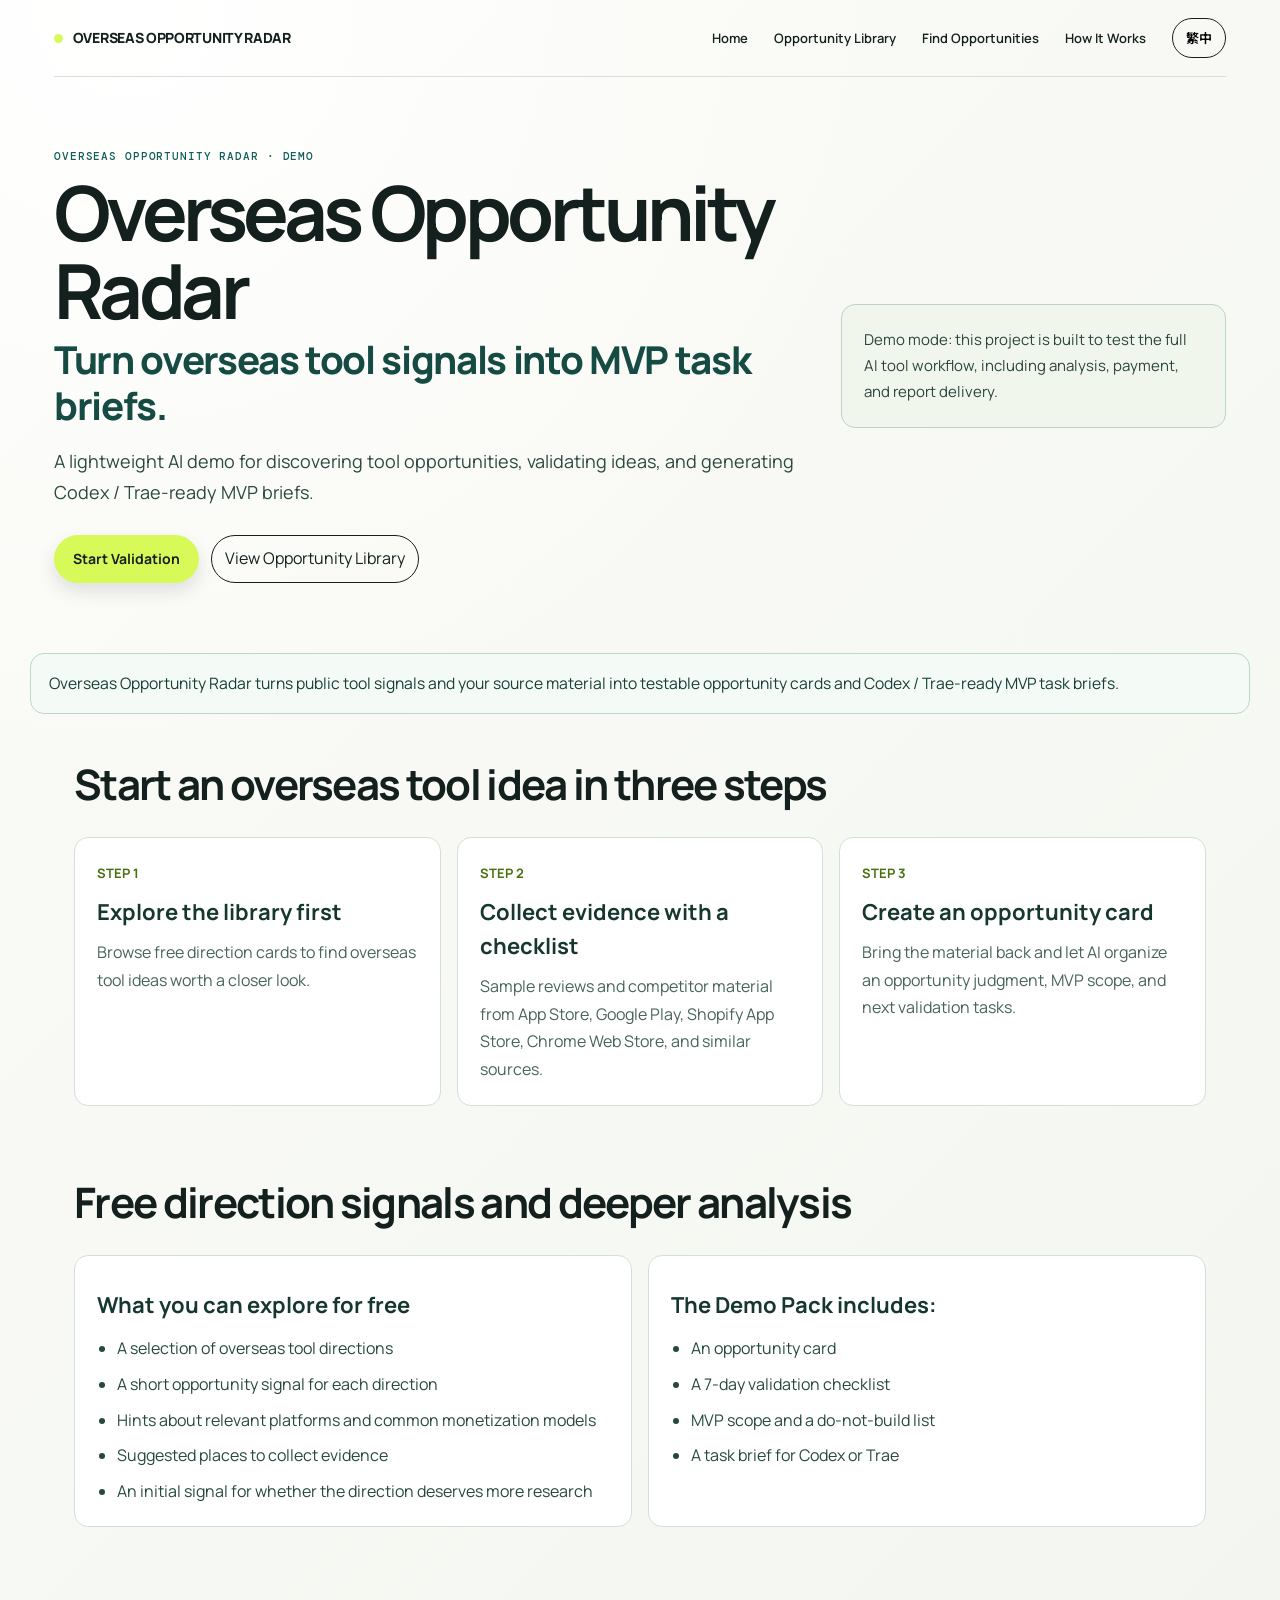
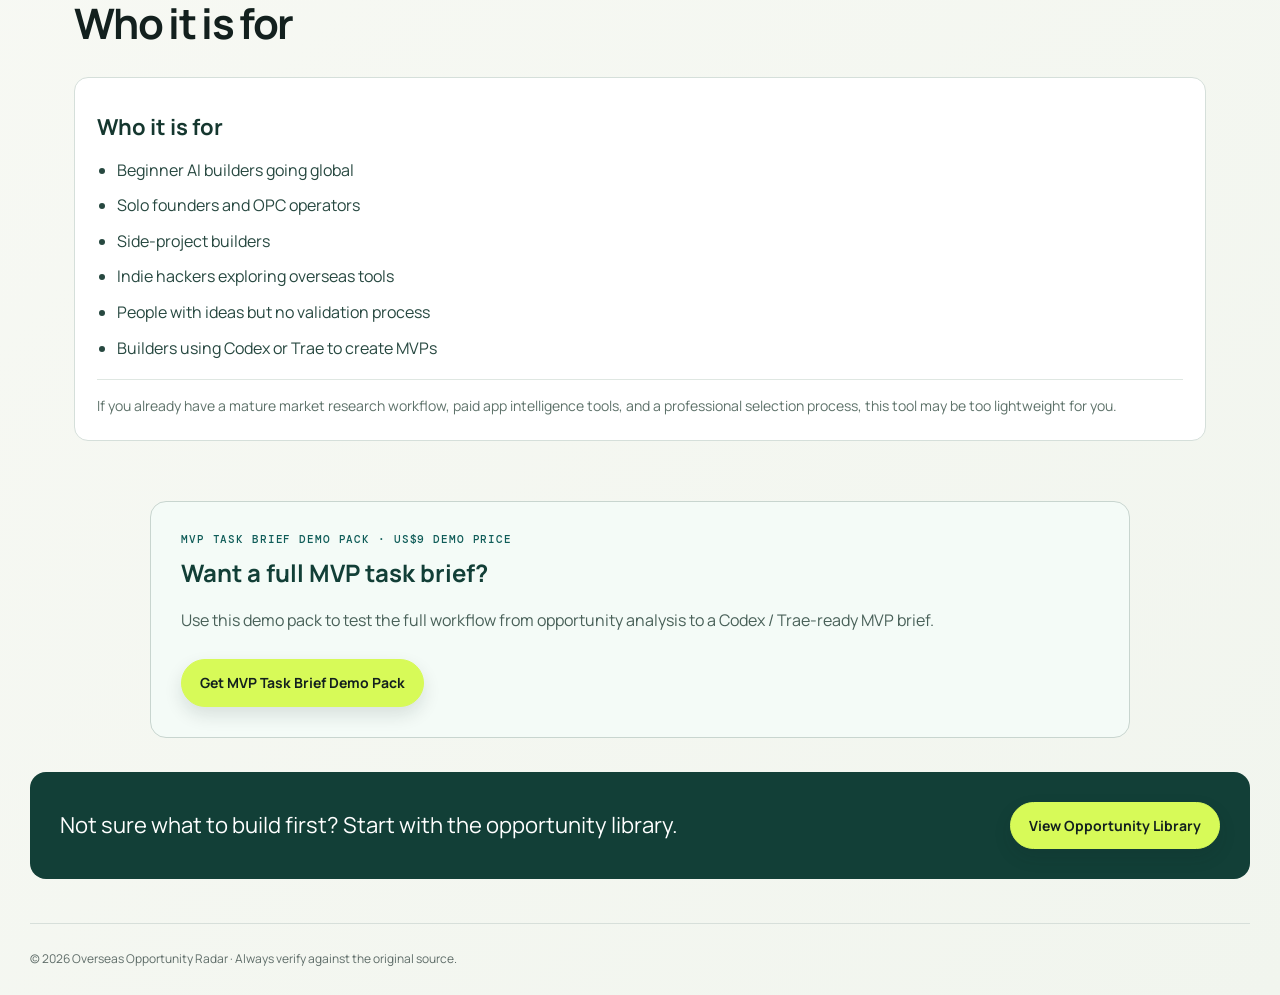
<file: index.html>
<!doctype html><html lang="en"><head><meta charset="utf-8"><meta name="viewport" content="width=device-width,initial-scale=1"><title>Overseas Opportunity Radar | MVP Task Brief Demo</title><meta name="description" content="A lightweight AI demo for discovering tool opportunities, validating ideas, and generating Codex / Trae-ready MVP briefs."><meta property="og:title" content="Overseas Opportunity Radar"><meta property="og:description" content="A lightweight AI demo for opportunity analysis and MVP task briefs."><link rel="alternate" hreflang="en" href="/"><link rel="alternate" hreflang="zh-Hant-HK" href="/?lang=zh-HK"><link rel="stylesheet" href="assets/styles.css"><link rel="stylesheet" href="assets/refined.css"><link rel="stylesheet" href="assets/homepage-v012.css"></head><body data-page="home"><script src="assets/data.js"></script><script src="assets/app.js"></script><script src="assets/payment-config.js"></script><script src="assets/brand-overrides.js"></script><script src="assets/site-v012.js"></script></body></html>
</file>
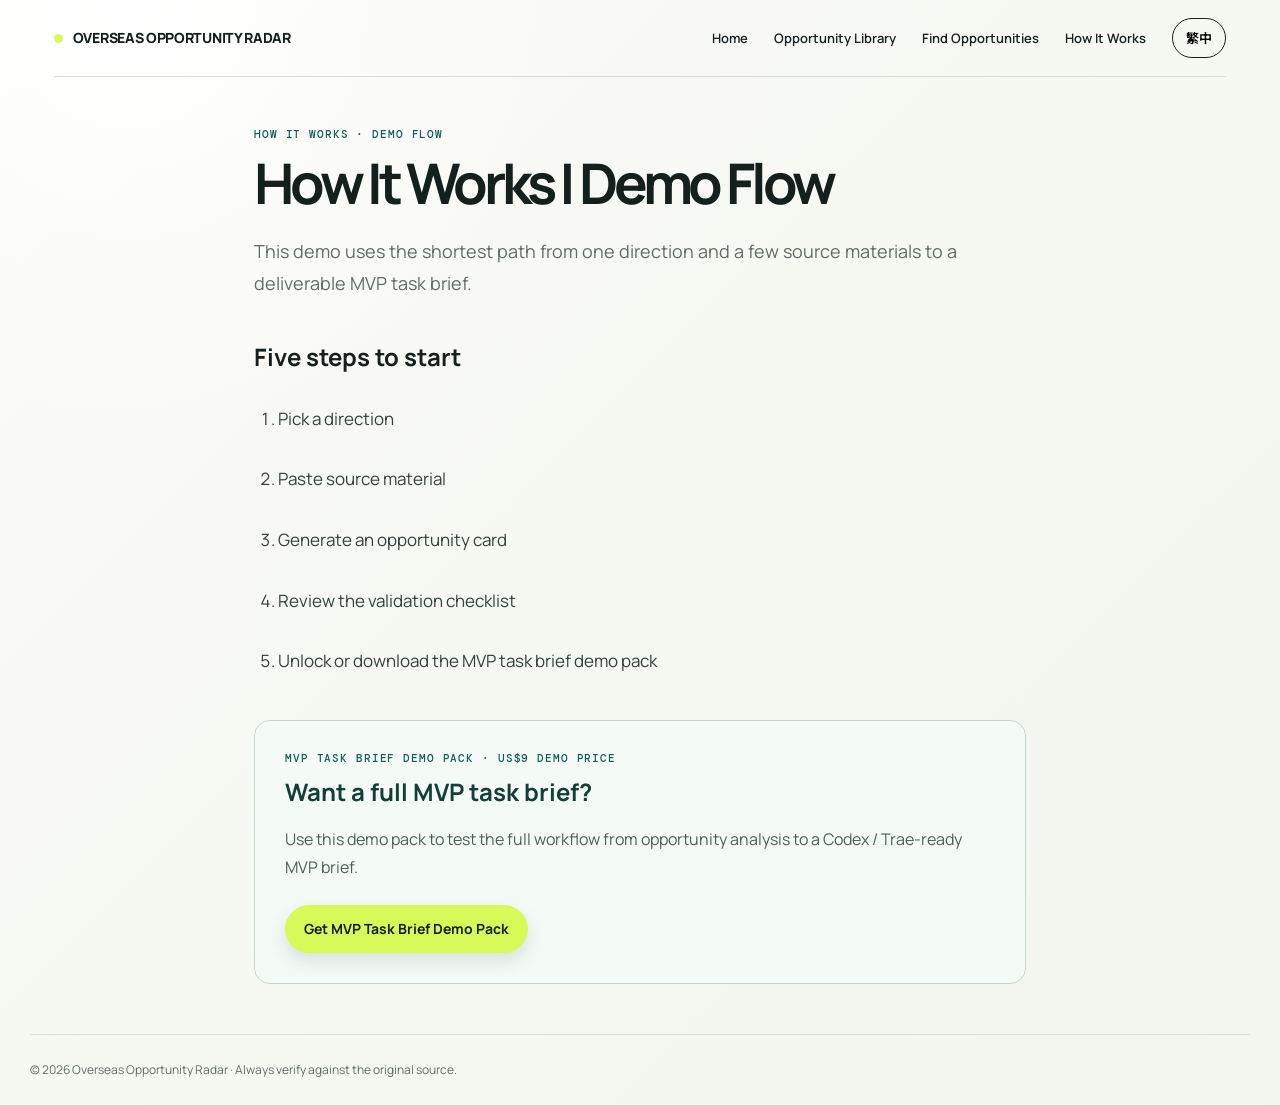
<file: method.html>
<!doctype html><html lang="en"><head><meta charset="utf-8"><meta name="viewport" content="width=device-width,initial-scale=1"><title>How It Works | Overseas Opportunity Radar</title><meta name="description" content="A lightweight demo workflow from source material to MVP task brief."><link rel="alternate" hreflang="en" href="/method.html"><link rel="alternate" hreflang="zh-Hant-HK" href="/method.html?lang=zh-HK"><link rel="stylesheet" href="assets/styles.css"><link rel="stylesheet" href="assets/refined.css"><link rel="stylesheet" href="assets/homepage-v012.css"></head><body data-page="method"><script src="assets/data.js"></script><script src="assets/app.js"></script><script src="assets/payment-config.js"></script><script src="assets/brand-overrides.js"></script><script src="assets/site-v012.js"></script></body></html>
</file>
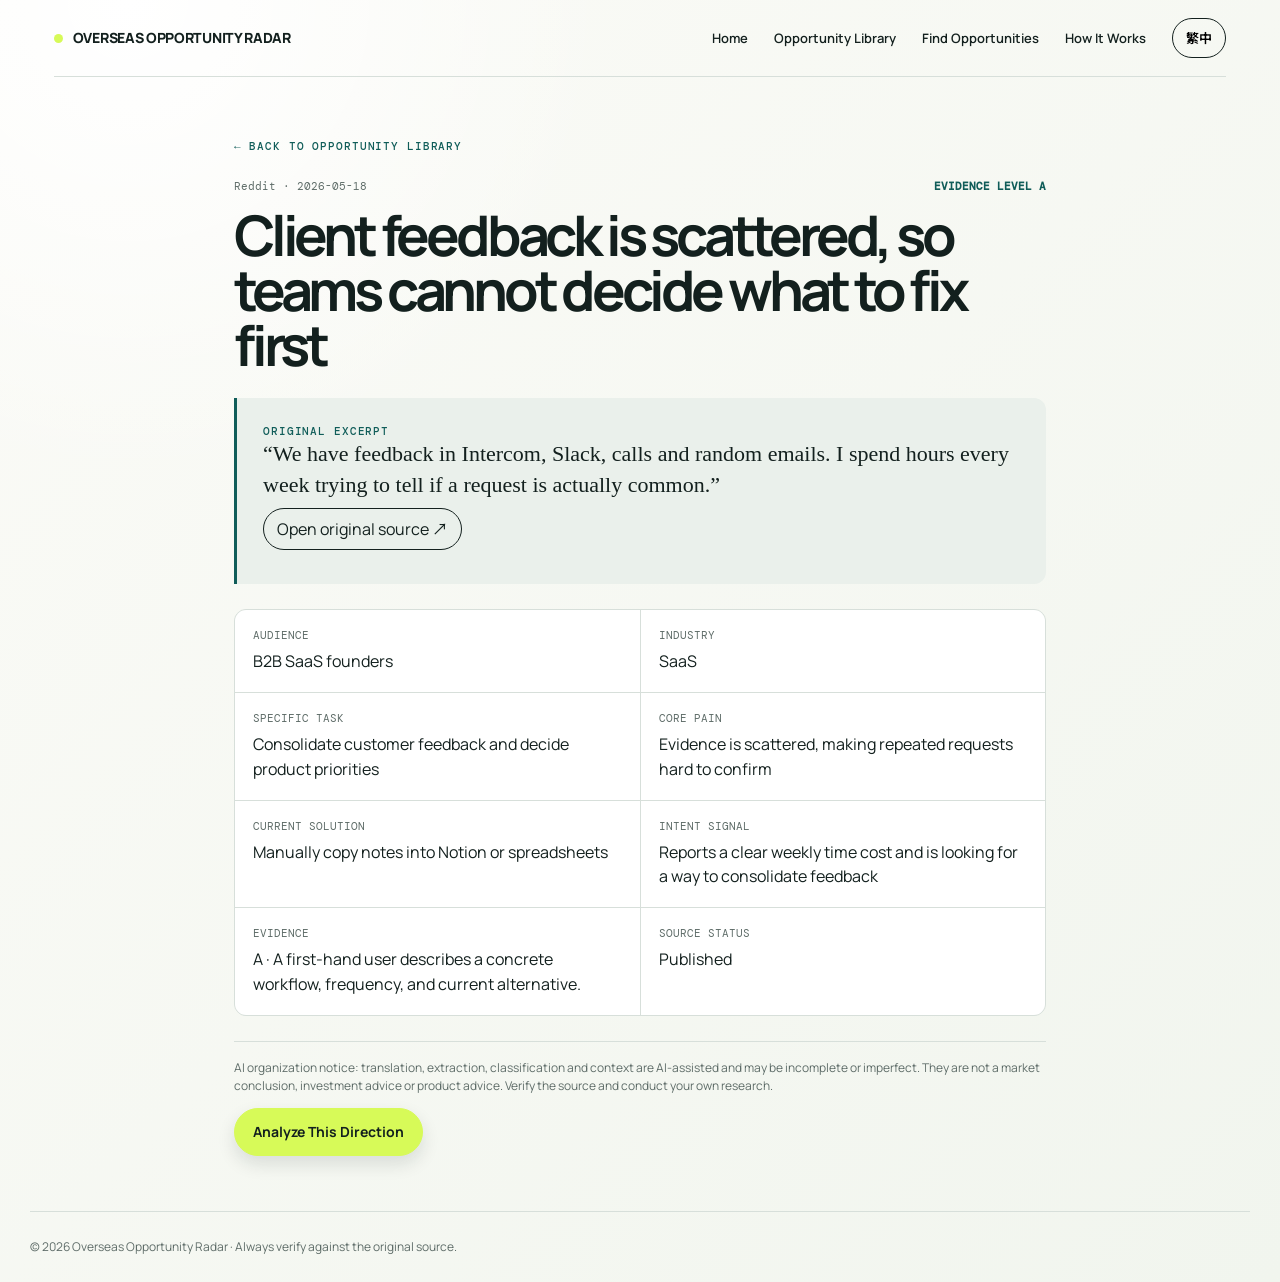
<file: pain.html>
<!doctype html><html lang="en"><head><meta charset="utf-8"><meta name="viewport" content="width=device-width,initial-scale=1"><title>Opportunity Detail | Overseas Opportunity Radar</title><meta name="description" content="A demo overseas tool opportunity detail and source signal."><link rel="alternate" hreflang="en" href="/pain.html"><link rel="alternate" hreflang="zh-Hant-HK" href="/pain.html?lang=zh-HK"><link rel="stylesheet" href="assets/styles.css"><link rel="stylesheet" href="assets/refined.css"><link rel="stylesheet" href="assets/homepage-v012.css"></head><body data-page="pain"><script src="assets/data.js"></script><script src="assets/app.js"></script><script src="assets/brand-overrides.js"></script><script src="assets/site-v012.js"></script></body></html>
</file>
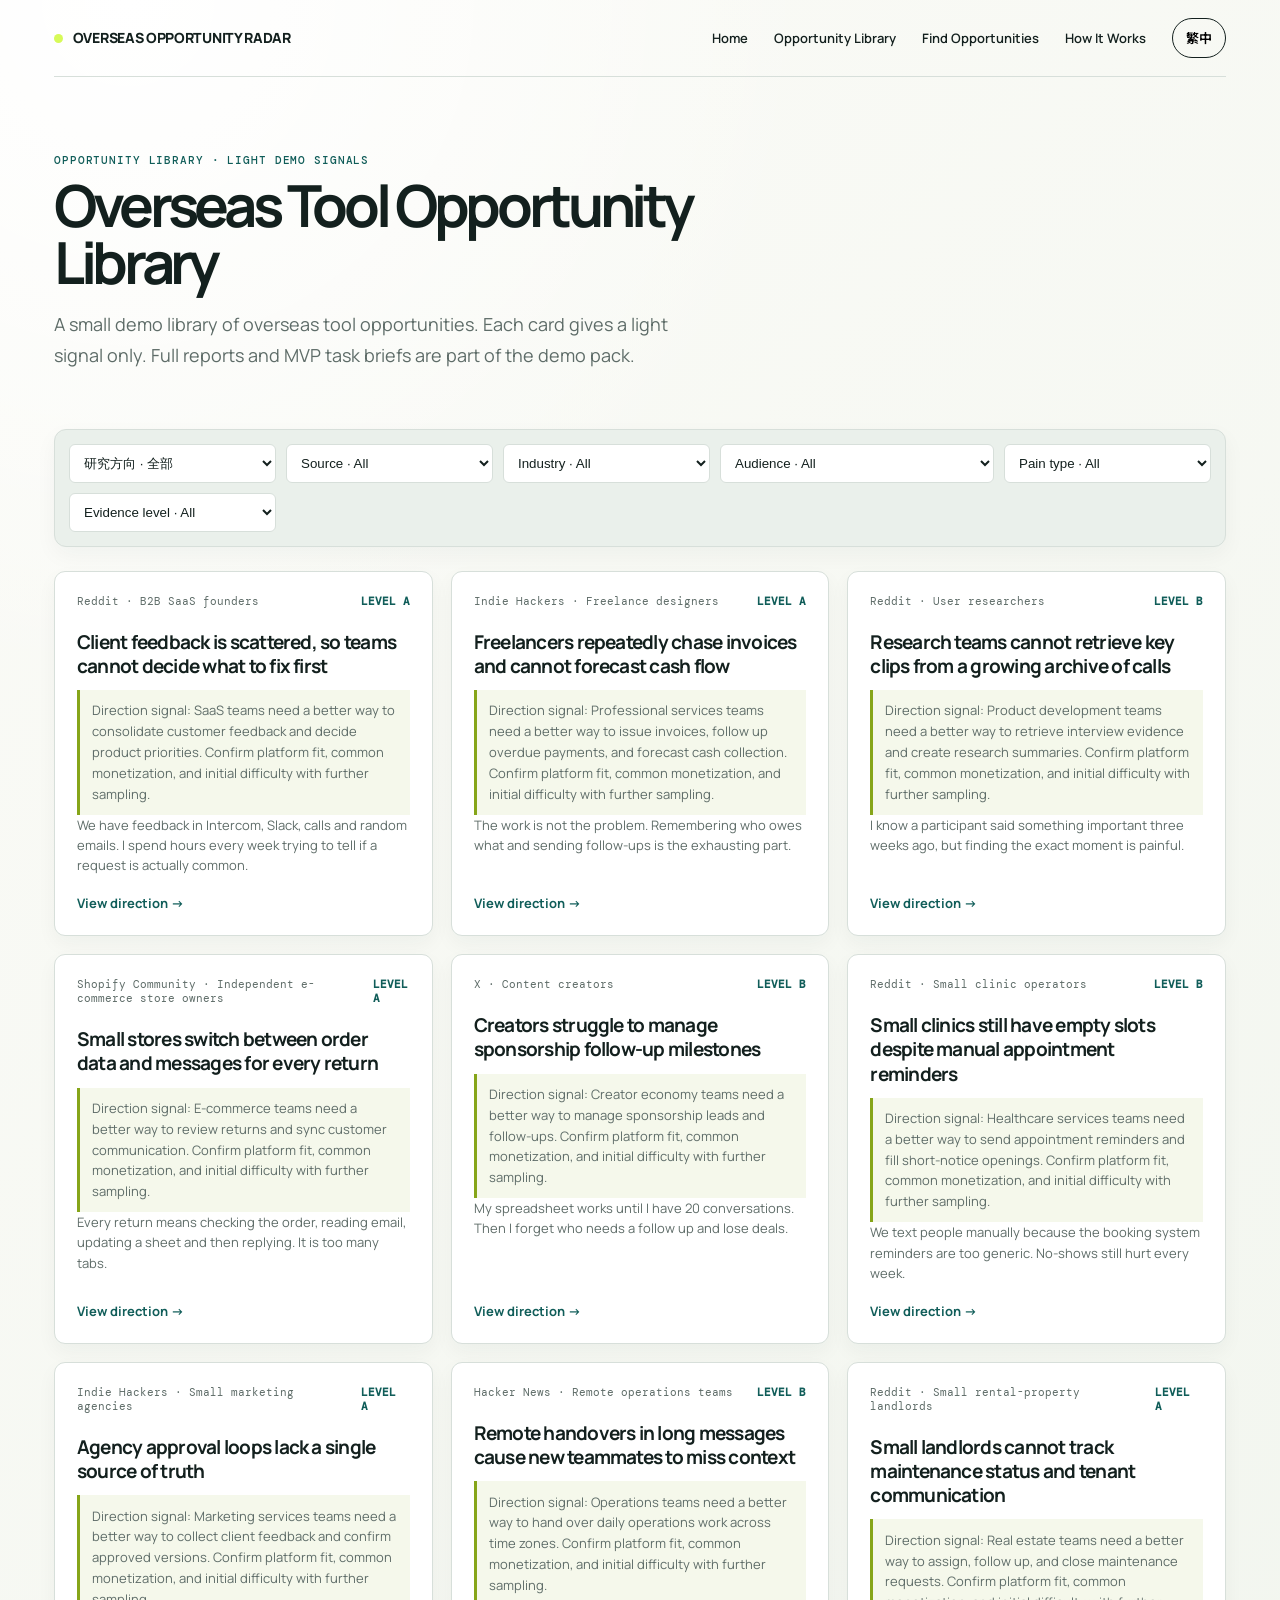
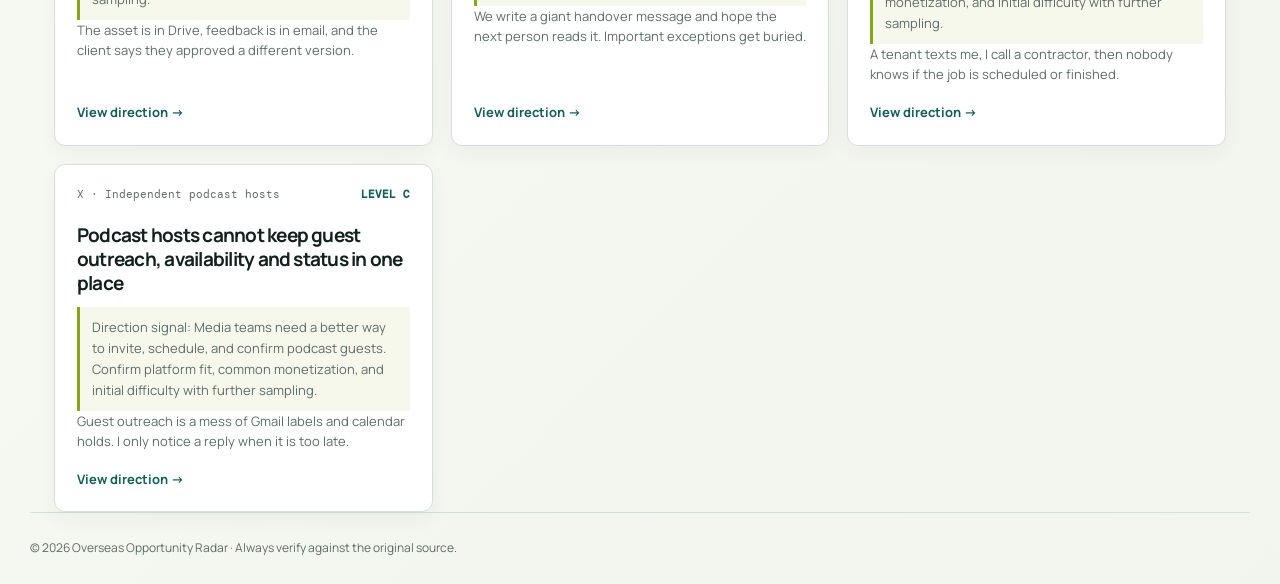
<file: radar.html>
<!doctype html><html lang="en"><head><meta charset="utf-8"><meta name="viewport" content="width=device-width,initial-scale=1"><title>Opportunity Library | Overseas Opportunity Radar</title><meta name="description" content="A small demo library of overseas tool opportunities."><link rel="alternate" hreflang="en" href="/radar.html"><link rel="alternate" hreflang="zh-Hant-HK" href="/radar.html?lang=zh-HK"><link rel="stylesheet" href="assets/styles.css"><link rel="stylesheet" href="assets/refined.css"><link rel="stylesheet" href="assets/homepage-v012.css"></head><body data-page="radar"><script src="assets/data.js"></script><script src="assets/category.js"></script><script src="assets/app.js"></script><script src="assets/payment-config.js"></script><script src="assets/brand-overrides.js"></script><script src="assets/site-v012.js"></script></body></html>
</file>
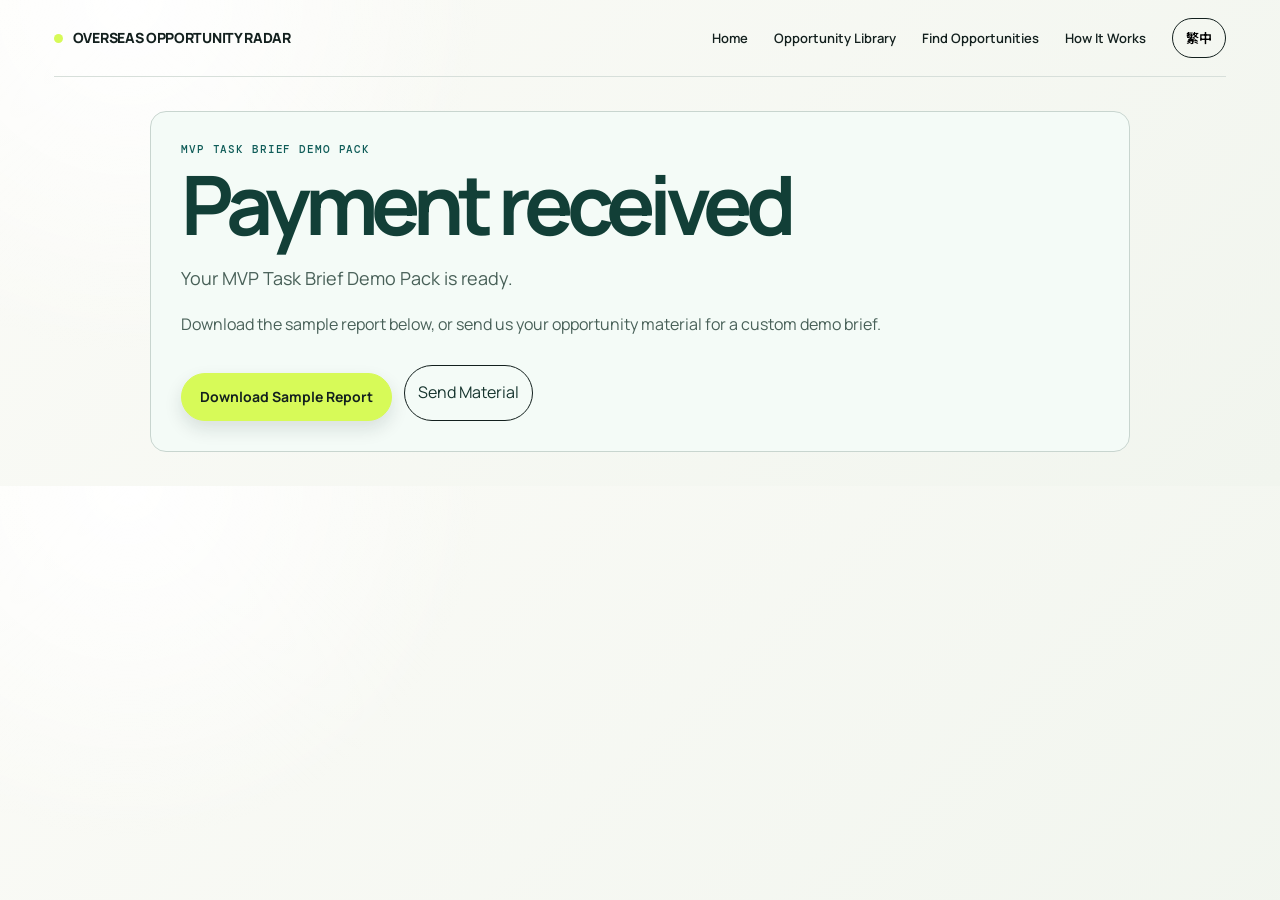
<file: success.html>
<!doctype html><html lang="en"><head><meta charset="utf-8"><meta name="viewport" content="width=device-width,initial-scale=1"><title>Demo Pack Delivery | Overseas Opportunity Radar</title><meta name="description" content="Demo delivery page for the MVP Task Brief Demo Pack."><link rel="stylesheet" href="assets/styles.css"><link rel="stylesheet" href="assets/refined.css"><link rel="stylesheet" href="assets/homepage-v012.css"></head><body data-page="success"><header class="shell"><nav class="nav"><a class="brand" href="index.html"><i></i>OVERSEAS OPPORTUNITY RADAR</a><div class="links"></div></nav></header><main></main><script src="assets/data.js"></script><script src="assets/app.js"></script><script src="assets/payment-config.js"></script><script src="assets/brand-overrides.js"></script><script src="assets/site-v012.js"></script></body></html>
</file>
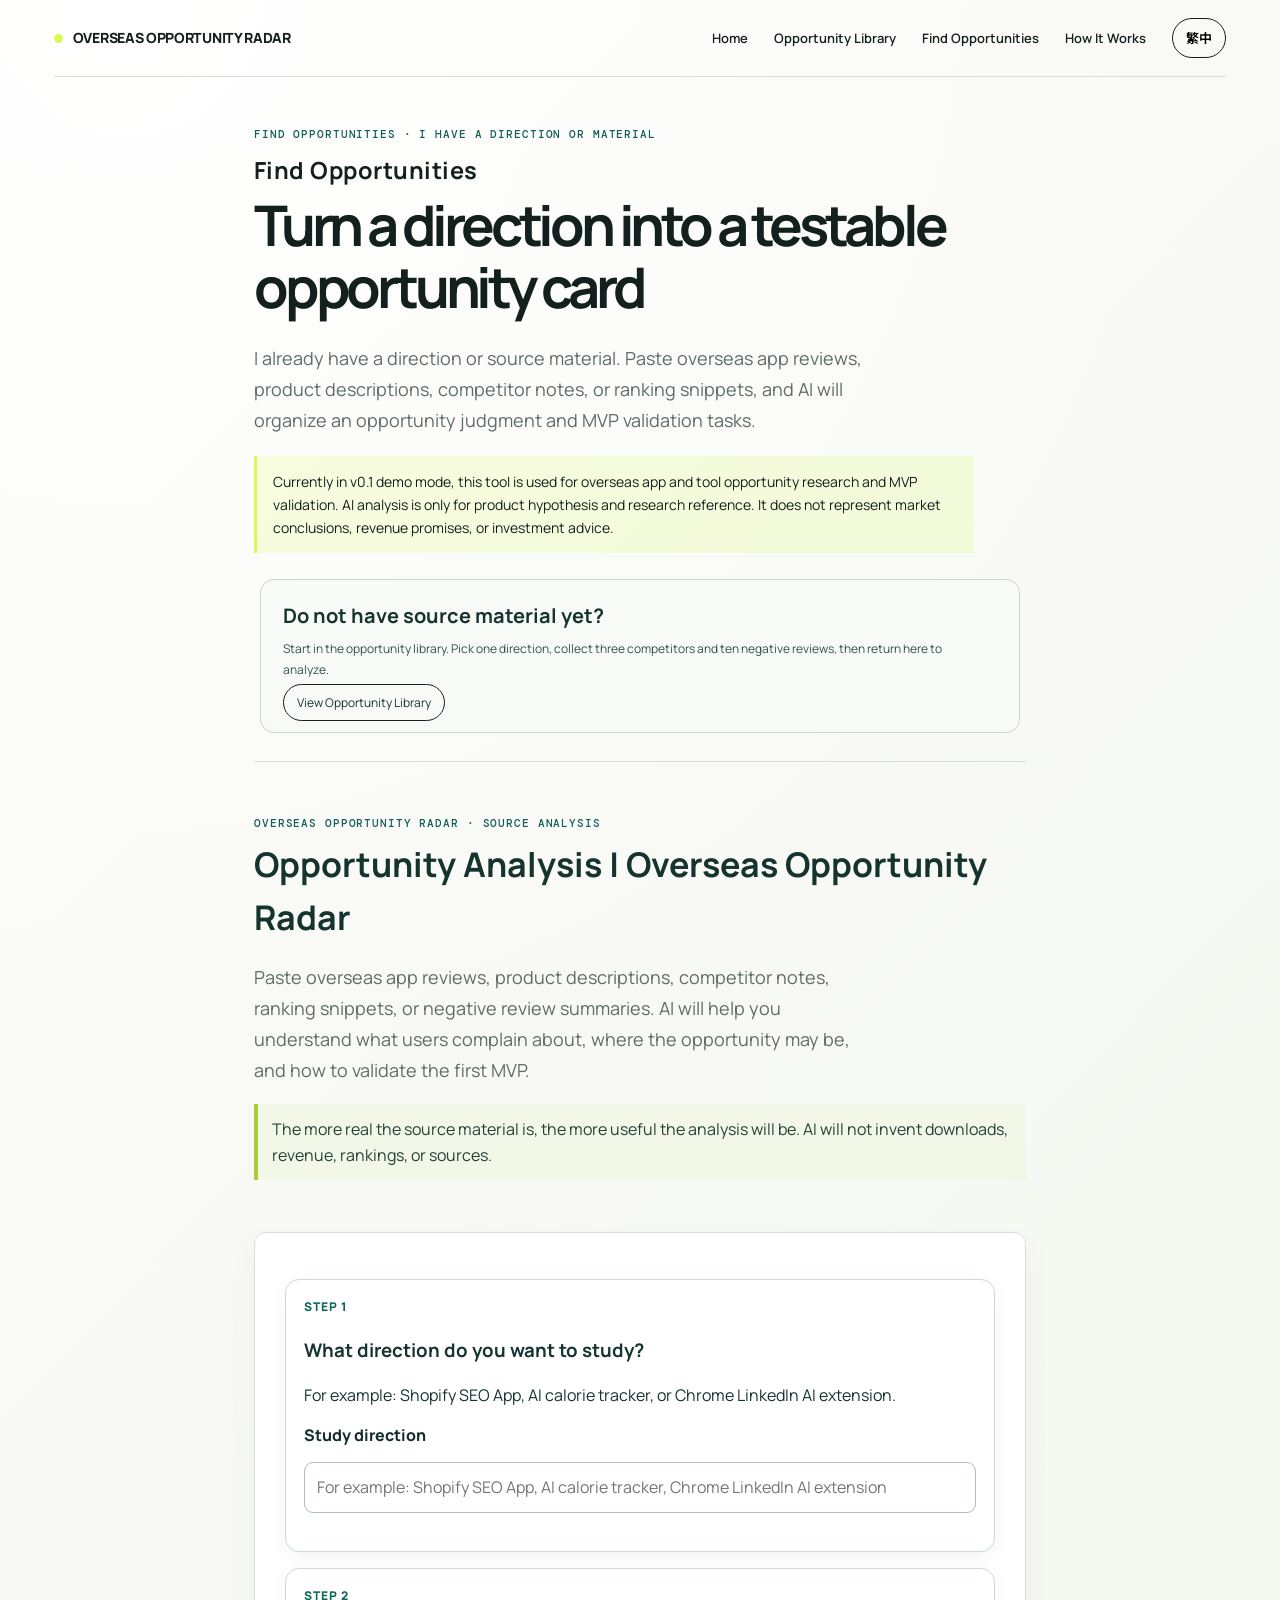
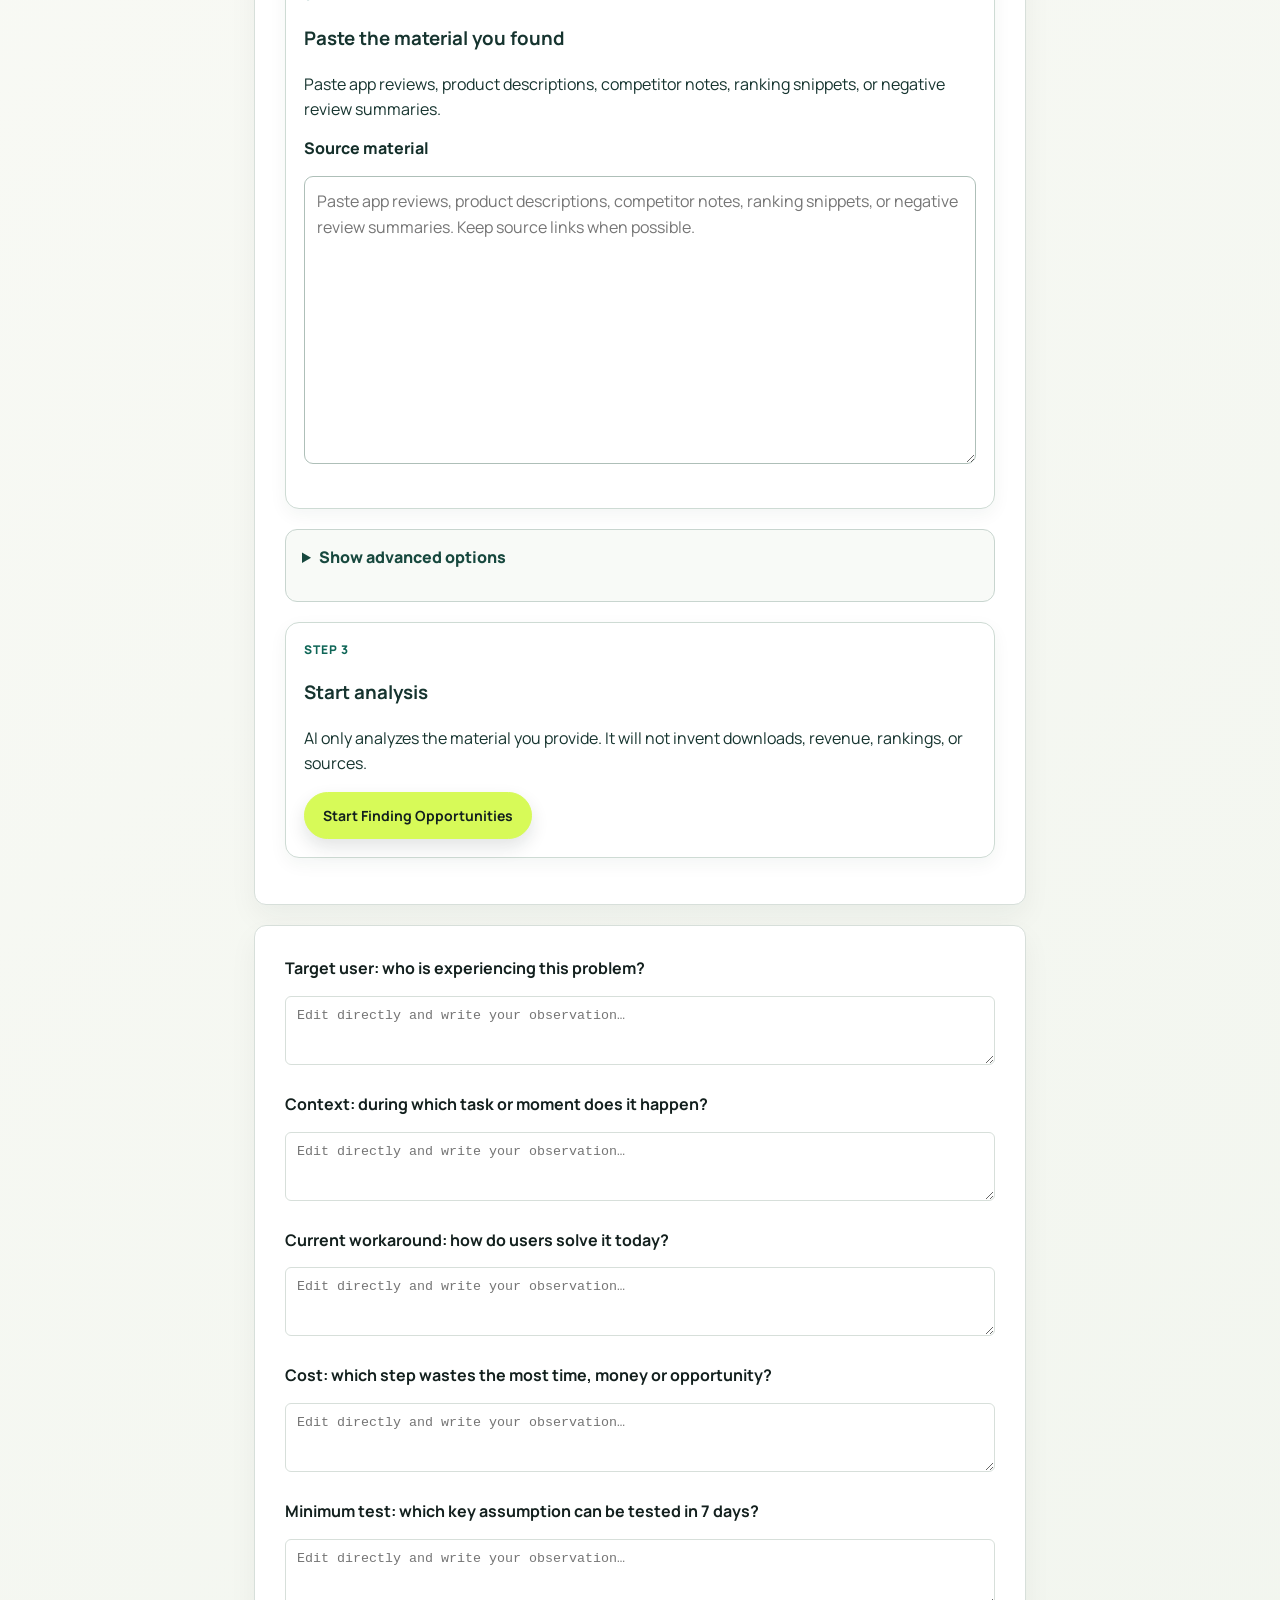
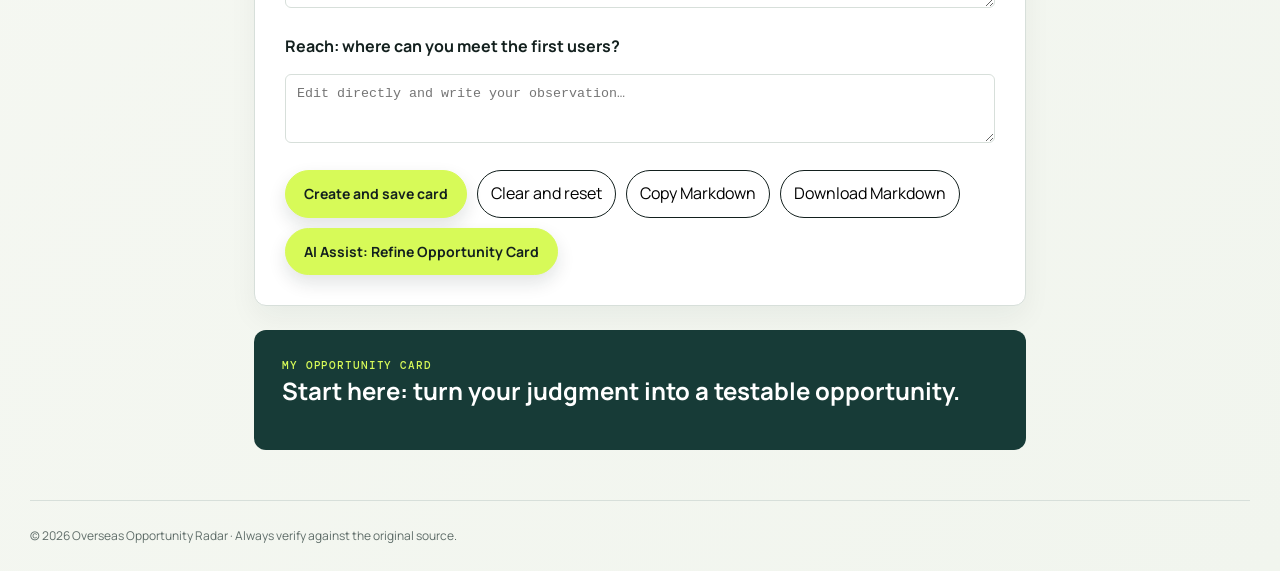
<file: workbench.html>
<!doctype html><html lang="en"><head><meta charset="utf-8"><meta name="viewport" content="width=device-width,initial-scale=1"><title>Find Opportunities | Overseas Opportunity Radar</title><meta name="description" content="Analyze overseas tool signals and generate an MVP validation brief."><link rel="alternate" hreflang="en" href="/workbench.html"><link rel="alternate" hreflang="zh-Hant-HK" href="/workbench.html?lang=zh-HK"><link rel="stylesheet" href="assets/styles.css"><link rel="stylesheet" href="assets/refined.css"><link rel="stylesheet" href="assets/workbench-v011.css"></head><body data-page="workbench"><script src="assets/data.js"></script><script src="assets/app.js"></script><script src="assets/payment-config.js"></script><script src="assets/ai-assist.js"></script><script src="assets/import-analyzer.js"></script><script src="assets/brand-overrides.js"></script><script src="assets/site-v012.js"></script></body></html>
</file>
<file: assets/styles.css>
@import url('https://fonts.googleapis.com/css2?family=DM+Mono:wght@400;500&family=Manrope:wght@400;500;600;700;800&family=Noto+Sans+SC:wght@400;500;600;700&display=swap');
:root{--ink:#13201e;--muted:#5e6c68;--line:#d7dfda;--paper:#f7f7f2;--white:#fff;--acid:#d7fa58;--teal:#105d59;--coral:#ff7e62;--serif:Georgia,serif}*{box-sizing:border-box}body{margin:0;background:var(--paper);color:var(--ink);font-family:Manrope,'Noto Sans SC',sans-serif;line-height:1.55}a{color:inherit;text-decoration:none}.shell{max-width:1180px;margin:auto;padding:0 24px}.nav{display:flex;align-items:center;justify-content:space-between;padding:18px 0;border-bottom:1px solid var(--line)}.brand{font-size:14px;font-weight:800;letter-spacing:-.3px}.brand i{display:inline-block;background:var(--acid);width:9px;height:9px;border-radius:50%;margin-right:7px}.links{display:flex;gap:21px;align-items:center;font-size:13px;font-weight:600}.lang,.outline,.button{border:1px solid var(--ink);background:transparent;padding:9px 13px;border-radius:99px;cursor:pointer;font:inherit}.button{background:var(--ink);color:white;display:inline-block;font-size:14px;font-weight:700;padding:12px 18px}.button.acid{background:var(--acid);color:var(--ink);border-color:var(--acid)}.hero{padding:78px 0 56px;display:grid;grid-template-columns:1.25fr .75fr;gap:50px}.eyebrow,.tag{font:500 11px 'DM Mono',monospace;letter-spacing:.08em;text-transform:uppercase;color:var(--teal)}h1{font-size:clamp(42px,7vw,82px);line-height:.98;letter-spacing:-.075em;margin:15px 0 24px;max-width:760px}h1 em{font-family:var(--serif);font-weight:400;color:var(--teal)}.lead{color:var(--muted);font-size:18px;max-width:580px}.hero-card{align-self:end;background:#173b37;color:#f7f7f2;padding:24px;border-radius:5px}.hero-card p{font-family:var(--serif);font-size:23px;line-height:1.3;margin:20px 0}.hero-card span{font:11px 'DM Mono';color:#a7bcb5}.section{padding:64px 0;border-top:1px solid var(--line)}.section-head{display:flex;align-items:end;justify-content:space-between;margin-bottom:25px}.section h2{font-size:31px;letter-spacing:-.05em;margin:0}.sub{color:var(--muted);font-size:14px}.grid{display:grid;grid-template-columns:repeat(3,1fr);gap:15px}.card{background:var(--white);border:1px solid var(--line);padding:20px;display:flex;flex-direction:column;min-height:270px;transition:transform .15s}.card:hover{transform:translateY(-3px)}.meta{display:flex;justify-content:space-between;gap:8px;font:11px 'DM Mono';color:var(--muted)}.level{color:var(--teal);font-weight:bold}.card h3{font-size:19px;line-height:1.27;letter-spacing:-.04em;margin:22px 0 12px}.card p{font-size:13px;color:var(--muted);margin:0}.card .more{margin-top:auto;padding-top:18px;font-size:13px;font-weight:700}.steps{display:grid;grid-template-columns:repeat(3,1fr);gap:30px}.step{border-top:3px solid var(--ink);padding-top:13px}.step b{font:13px 'DM Mono';color:var(--teal)}.step h3{margin:8px 0;font-size:18px}.footer{padding:26px 0;font-size:12px;color:var(--muted);border-top:1px solid var(--line)}.page-head{padding:58px 0 34px}.page-head h1{font-size:52px;margin:10px 0}.filterbar{padding:16px;background:#eaf0eb;border:1px solid var(--line);display:grid;grid-template-columns:repeat(5,1fr);gap:10px;margin-bottom:24px}.filterbar select{background:white;border:1px solid var(--line);padding:10px;font:12px inherit;color:var(--ink);border-radius:3px}.list{display:grid;grid-template-columns:repeat(3,1fr);gap:15px}.empty{padding:40px;border:1px dashed var(--line);color:var(--muted);grid-column:1/-1}.detail{max-width:820px;margin:55px auto}.detail h1{font-size:48px}.source{background:#eaf0eb;border-left:3px solid var(--teal);padding:20px;margin:25px 0}.quote{font-family:var(--serif);font-size:22px;line-height:1.45;margin:0}.translation{margin-top:10px;color:var(--muted)}.facts{display:grid;grid-template-columns:1fr 1fr;gap:1px;background:var(--line);border:1px solid var(--line);margin:25px 0}.fact{background:white;padding:15px}.fact small{display:block;font:11px 'DM Mono';color:var(--muted);margin-bottom:7px}.notice{font-size:12px;color:var(--muted);border-top:1px solid var(--line);padding-top:17px}.work{max-width:760px;margin:50px auto}.form{background:white;border:1px solid var(--line);padding:24px}.field{margin:0 0 20px}.field label{display:block;font-weight:700;margin-bottom:7px}.field span{font-size:12px;color:var(--muted)}textarea,input{width:100%;border:1px solid var(--line);border-radius:3px;padding:11px;font:14px inherit;resize:vertical;margin-top:8px}.opportunity{background:#173b37;color:#fff;padding:28px;margin-top:24px}.opportunity h2{margin:0 0 12px}.opportunity pre{white-space:pre-wrap;font:13px/1.65 'DM Mono';color:#e8f1ed}.actions{display:flex;gap:10px;flex-wrap:wrap}.method{max-width:760px;margin:50px auto}.method h2{margin-top:38px}.method li{margin:9px 0;color:#33423e}.badge{font:11px 'DM Mono';padding:3px 7px;border:1px solid var(--line);border-radius:99px}@media(max-width:760px){.shell{padding:0 16px}.links a:not(.keep){display:none}.hero{grid-template-columns:1fr;padding:52px 0}.hero-card{margin-top:5px}.grid,.list{grid-template-columns:1fr}.steps{grid-template-columns:1fr;gap:18px}.filterbar{grid-template-columns:1fr 1fr}.page-head h1,.detail h1{font-size:39px}.facts{grid-template-columns:1fr}.nav{gap:10px}.brand{font-size:12px}}
</file>
<file: assets/refined.css>
body{background:radial-gradient(circle at 10% 0,#fff 0,transparent 28%),linear-gradient(135deg,#fbfbf7,#f1f5ee)}.shell{max-width:1220px}.nav{min-height:72px}.links{gap:26px}.links a{transition:color .18s ease}.links a:hover{color:var(--teal)}.hero{padding:96px 0 76px;gap:72px}.hero h1{font-size:clamp(48px,6.2vw,76px);max-width:760px}.lead{line-height:1.72;max-width:625px}.hero-card{border-radius:12px;padding:30px;box-shadow:0 22px 50px rgba(16,93,89,.14)}.hero-card p{font-size:24px}.button{box-shadow:0 8px 18px rgba(19,32,30,.12);transition:transform .18s,box-shadow .18s}.button:hover{transform:translateY(-2px);box-shadow:0 13px 24px rgba(19,32,30,.18)}.section{padding:76px 0}.section-head{margin-bottom:30px}.section h2{font-size:34px}.grid,.list{gap:18px}.card{border-radius:11px;min-height:290px;padding:22px;box-shadow:0 8px 20px rgba(18,42,37,.045)}.card .more{color:var(--teal)}.steps{gap:38px}.step{border-top-width:2px}.step h3{font-size:20px}.step p{color:var(--muted);margin:0}.page-head{padding:76px 0 40px;max-width:850px}.page-head h1{font-size:58px}.filterbar{border-radius:12px;padding:14px;box-shadow:0 8px 22px rgba(18,42,37,.045)}.filterbar select{border-radius:6px}.detail{max-width:860px}.detail h1{font-size:56px}.source{border-radius:0 12px 12px 0;padding:26px}.facts{border-radius:12px;overflow:hidden}.fact{padding:18px}.work{max-width:820px}.work h1,.method h1{font-size:56px}.form{border-radius:12px;padding:30px;box-shadow:0 12px 28px rgba(18,42,37,.05)}textarea,input{border-radius:6px}.opportunity{border-radius:12px}.method{max-width:820px}.method p,.method li{line-height:1.8}.beta-notice{margin:20px 0 0;padding:14px 16px;border-left:3px solid var(--acid);background:rgba(215,250,88,.18);color:var(--ink);font-size:14px;line-height:1.65;max-width:720px}@media(max-width:760px){.nav{min-height:62px}.hero{padding:58px 0 48px;gap:36px}.hero h1{font-size:clamp(43px,14vw,58px)}.lead{font-size:16px}.hero-card{padding:23px}.hero-card p{font-size:21px}.section{padding:52px 0}.section h2{font-size:28px}.page-head{padding:50px 0 28px}.page-head h1,.detail h1,.work h1,.method h1{font-size:42px}.filterbar{grid-template-columns:1fr;padding:12px}.card{min-height:245px}.form{padding:20px}.detail{margin:38px auto}.source{padding:20px}.section-head{align-items:center}}.external-analyzer{margin:58px 0 20px;padding-top:54px;border-top:1px solid var(--line)}.external-analyzer h2{font-size:34px;margin:8px 0}.external-form{margin-top:22px}.external-form input,.external-form select,.external-form textarea{width:100%;font:inherit;color:var(--ink);background:#fff;border:1px solid var(--line);border-radius:6px;padding:13px;box-sizing:border-box}.external-form input[type=file]{background:transparent;border-style:dashed}.import-status{margin:0;color:var(--muted);font-size:14px}.external-result{margin-top:26px;padding:28px;background:var(--deep);color:#fff;border-radius:10px}.external-result h2{margin:8px 0 12px}.external-result .notice{color:#d0e0d8}.analysis-score{display:flex;gap:12px;align-items:baseline;padding:15px 0 18px;margin-bottom:14px;border-bottom:1px solid rgba(255,255,255,.28)}.analysis-score strong{color:var(--acid);font-size:21px}.analysis-score span{color:#d0e0d8;font-size:14px}.analysis-editor{display:grid;grid-template-columns:repeat(2,minmax(0,1fr));gap:16px}.analysis-editor .field{margin:0}.analysis-editor label{color:#fff}.analysis-editor textarea{width:100%;box-sizing:border-box;border:1px solid rgba(255,255,255,.32);border-radius:6px;background:#0f302a;color:#fff;padding:12px;font:inherit;line-height:1.55}.external-result .eyebrow{color:var(--acid)}@media(max-width:640px){.external-analyzer{margin-top:42px;padding-top:40px}.external-analyzer h2{font-size:28px}.analysis-editor{grid-template-columns:1fr}.external-result{padding:20px}.analysis-score{display:block}.analysis-score span{display:block;margin-top:7px}}
</file>
<file: assets/homepage-v012.css>
/* Bilingual copy layer: keeps the existing v0.1.2 layout while making the product definition easier to scan. */
.v012-title span,
.v012-title strong{display:block}
.v012-title strong{margin-top:.2em;font-size:clamp(1.45rem,3vw,2.45rem);line-height:1.18;color:#164b43;font-weight:760;letter-spacing:-.035em}
.v012-demo-pack,.v012-success-card{max-width:980px;margin:34px auto;padding:30px;border:1px solid #c8d5cf;border-radius:16px;background:#f4fbf7;color:#17352f}.v012-demo-pack h2,.v012-success-card h1{margin:8px 0;color:#123f37}.v012-demo-pack p,.v012-success-card p{max-width:760px;color:#486058;line-height:1.72}.v012-demo-pack .button,.v012-success-card .button{display:inline-flex;margin-top:8px}
/* All homepage sections use the same centred content edge. */
.v012-section{width:min(100%,1180px)!important;margin-inline:auto!important;padding-inline:24px!important}.v012-grid{width:100%}.v012-two{max-width:none!important;margin:0!important;padding:0!important}.v012-card,.v012-card p,.v012-list li{min-width:0;overflow-wrap:anywhere}
.v012-definition{margin:1.5rem auto 0;padding:1rem 1.1rem;border:1px solid #bdd6cc;border-radius:14px;background:#f4fbf7;color:#183e36;font-size:.98rem;line-height:1.75}
.v012-hero-audience{margin:.35rem 0 0;font-size:.96rem}
.v012-preflight{margin:1.25rem 0;padding:1.15rem 1.2rem;border:1px solid #bdd6cc;border-radius:14px;background:#f4fbf7;color:#183e36}
.v012-preflight h2{margin:0 0 .35rem;color:#123b33;font-size:1.1rem}.v012-preflight p{margin:.35rem 0 .9rem;line-height:1.7}
.direction-card-note{margin:.8rem 0;padding:.65rem .75rem;border-left:3px solid #86a519;background:#f5f8eb;color:#24483d;font-size:.88rem;line-height:1.6}
@media(max-width:680px){.v012-title strong{font-size:1.42rem}.v012-definition{padding:.9rem 1rem;font-size:.94rem}}
@media(max-width:760px){.v012-section{width:100%!important;padding-inline:16px!important}.v012-two{padding:0!important}.v012-cta{margin-inline:0!important}}

/* v0.1.2：首頁與使用方法的小白化呈現，不影響資料、AI 或工作台流程。 */
.v012-hero{display:grid;grid-template-columns:minmax(0,1.45fr) minmax(260px,.75fr);gap:42px;align-items:center;padding-top:72px;padding-bottom:46px}.v012-hero h1{max-width:820px;margin:10px 0 18px;font-size:clamp(38px,6vw,76px);line-height:1.03;letter-spacing:-.06em}.v012-hero .lead{max-width:760px;font-size:18px;line-height:1.75;color:#2b4841}.v012-actions{display:flex;flex-wrap:wrap;gap:12px;margin-top:26px}.v012-actions .outline{display:inline-flex;align-items:center}.v012-beta{padding:22px;border:1px solid #bfd2c9;border-radius:14px;background:#f1f6ec;color:#28463e;font-size:15px;line-height:1.75}.v012-section{padding-top:38px;padding-bottom:26px}.v012-section>h2{margin:0 0 20px;font-size:clamp(28px,4vw,42px);letter-spacing:-.04em}.v012-grid{display:grid;gap:16px}.v012-three{grid-template-columns:repeat(3,minmax(0,1fr))}.v012-two{grid-template-columns:repeat(2,minmax(0,1fr));max-width:1120px;margin:14px auto 34px;padding:0 24px}.v012-card{padding:22px;border:1px solid #d5dfda;border-radius:14px;background:#fff;color:#18362f}.v012-card>b{color:#47700e;font-size:13px}.v012-card h3{margin:10px 0;color:#15372f;font-size:22px}.v012-card p{margin:0;color:#47635a;line-height:1.72}.v012-list{display:grid;gap:10px;margin:14px 0 0;padding-left:20px;color:#274840;line-height:1.6}.v012-muted{margin-top:18px!important;padding-top:14px;border-top:1px solid #dfe7e2;color:#5d7169!important;font-size:14px}.v012-cta{display:flex;flex-wrap:wrap;align-items:center;justify-content:space-between;gap:18px;margin-top:26px;margin-bottom:44px;padding:30px;border-radius:16px;background:#123f37;color:#fff}.v012-cta p{margin:0;font-size:22px;line-height:1.45}.v012-cta .button{white-space:nowrap}.v012-flow{display:grid;gap:12px;max-width:760px;padding-left:24px;color:#21453c;font-size:17px;line-height:1.65}.method .lead{max-width:800px}.method .v012-list{max-width:800px;margin-bottom:40px}@media(max-width:760px){.v012-hero{grid-template-columns:1fr;gap:22px;padding-top:38px}.v012-hero h1{font-size:43px}.v012-hero .lead{font-size:16px}.v012-three,.v012-two{grid-template-columns:1fr}.v012-two{padding:0 16px}.v012-section{padding:28px 16px}.v012-cta{margin:22px 16px 34px;padding:22px;align-items:flex-start}.v012-cta p{font-size:20px}.v012-cta .button{width:100%;text-align:center}}
</file>
<file: assets/workbench-v011.css>
/* v0.1.1：只作用於外部資料分析工作台，避免改動既有全站樣式。 */
.external-analyzer{margin-top:28px;color:#16342f}
.external-analyzer .analyzer-lead{max-width:720px;color:#294841;font-size:16px;line-height:1.75}
.external-analyzer .analysis-hint{margin:14px 0 22px;padding:12px 14px;border-left:4px solid #a9cf37;background:#f3f7e8;color:#244137;line-height:1.65}
.external-analyzer .beginner-step{margin:16px 0;padding:18px;border:1px solid #cedbd4;border-radius:14px;background:#fff;box-shadow:0 6px 18px rgba(22,52,47,.05)}
.external-analyzer .step-kicker{margin:0 0 6px;color:#0f6657;font-size:12px;font-weight:800;letter-spacing:.08em;text-transform:uppercase}
.external-analyzer .beginner-step label,.external-analyzer .advanced-options label{display:grid;gap:8px;color:#132e29;font-weight:750;line-height:1.45}
.external-analyzer .beginner-step input,.external-analyzer .beginner-step textarea,.external-analyzer .advanced-options input,.external-analyzer .advanced-options select{width:100%;box-sizing:border-box;border:1px solid #aebfb8;border-radius:9px;background:#fff;color:#102923;font:inherit;line-height:1.65;padding:11px 12px}
.external-analyzer .beginner-step textarea{min-height:190px;resize:vertical}
.external-analyzer .primary-analysis-action{margin-top:14px;background:#c9ff3b!important;color:#132c26!important;border-color:#c9ff3b!important;font-weight:800;box-shadow:0 8px 18px rgba(120,160,0,.2)}
.external-analyzer .advanced-options{margin:20px 0;padding:0 16px 16px;border:1px solid #c8d5cf;border-radius:12px;background:#f8faf7}
.external-analyzer .advanced-options summary{padding:15px 0;cursor:pointer;color:#17483e;font-weight:800}
.external-analyzer .advanced-grid{display:grid;grid-template-columns:repeat(2,minmax(0,1fr));gap:14px}
.external-analyzer .advanced-grid label:last-child{grid-column:1/-1}
.external-analyzer .import-row{display:flex;flex-wrap:wrap;align-items:center;gap:12px;margin-top:16px;color:#16342f}
.external-analyzer .import-status{font-size:14px;color:#31524a}
.external-result{margin-top:28px;padding:24px;background:#f4f7f4;color:#16342f;border:1px solid #d7e1db;border-radius:16px}
.external-result h2,.external-result h3,.external-result h4{color:#16342f}
.external-result .analysis-summary{padding:24px;border-radius:12px;background:#fff;color:#16342f}
.external-result .analysis-summary h3{margin-top:0;color:#123f37}
.external-result .analysis-score{display:grid;grid-template-columns:auto 1fr;gap:12px;align-items:center;margin:14px 0;padding:14px;border:1px solid #c6d7a0;border-radius:12px;background:#f4f8e7}
.external-result .score-number{font-size:32px;font-weight:900;line-height:1;color:#295b31}
.external-result .score-reason,.external-result .evidence-status{margin:8px 0 0;color:#355049;line-height:1.65}
.external-result .evidence-status{font-weight:700;color:#83551e}
.external-result .analysis-summary-grid{display:grid;grid-template-columns:repeat(2,minmax(0,1fr));gap:12px}
.external-result .summary-block{padding:14px;border:1px solid #d7e1db;border-radius:10px;background:#fbfcfa}
.external-result .summary-block h3,.external-result .summary-block h4{margin:0 0 8px;color:#123f37;font-size:15px}
.external-result .summary-block ul,.external-result .analysis-card ul{margin:0;padding-left:20px;line-height:1.72}
.external-result .summary-actions{display:flex;flex-wrap:wrap;gap:10px;margin-top:22px;padding-top:18px;border-top:1px solid #d7e1db}
.external-result .full-analysis-details{margin-top:22px;padding:22px;border:1px solid #cfdad4;border-radius:12px;background:#fff;color:#16342f}
.external-result .full-analysis-details .notice{margin:0;color:#486058;line-height:1.7}
.external-result .full-analysis-title{margin:0 0 8px;color:#16342f}
.external-result .analysis-editor{display:grid;gap:16px;margin-top:20px;padding:0;background:#fff;color:#16342f}
.external-result .analysis-editor label{display:grid;gap:7px;color:#17352f;font-weight:800;font-size:14px}
.external-result .analysis-editor textarea{min-height:96px;box-sizing:border-box;border:1px solid #aebfb8;border-radius:9px;background:#fff;color:#102923;font:14px/1.8 system-ui,-apple-system,"Segoe UI",sans-serif;padding:13px 14px;resize:vertical;box-shadow:none}
.external-result .analysis-actions{display:flex;flex-wrap:wrap;gap:10px;margin-top:18px}
.demo-pack-result{margin-top:22px;padding:22px;border:1px solid #c8d5cf;border-radius:12px;background:#f4fbf7;color:#17352f}.demo-pack-result h2{margin:0 0 8px;color:#123f37}.demo-pack-result p{max-width:720px;margin:0 0 16px;color:#486058;line-height:1.7}.demo-pack-result .button{display:inline-flex}
.work .v012-work-title span,.work .v012-work-title strong{display:block}.work .v012-work-title span{font-size:.42em;letter-spacing:.02em;line-height:1.25}.work .v012-work-title strong{margin-top:8px;font:inherit;line-height:1.12}.work .v012-preflight{max-width:760px;margin:26px auto 0;padding:20px 22px;border:1px solid #c8d5cf;border-radius:14px;background:#f8faf7;color:#16342f}.work .v012-preflight h2{margin:0 0 8px;color:#16342f;font-size:20px}.work .v012-preflight p{max-width:680px;margin:0 0 14px;color:#31524a;line-height:1.7;overflow-wrap:anywhere}
.ai-assisted-result{margin-top:24px}.ai-review-summary{padding:24px;border-radius:14px;background:#123f37;color:#f6fbf7}.ai-review-summary h2,.ai-review-summary h3{color:#fff}.ai-review-summary h3{margin:20px 0 8px;font-size:16px}.ai-review-summary ul{margin:0;padding-left:20px;line-height:1.7}.ai-review-summary .notice{margin:20px 0 0;color:#e0eee7;line-height:1.7}.ai-next-steps{margin-top:18px;padding:26px;border:1px solid #d7e1db;border-radius:14px;background:#f7faf7;color:#17352f}.ai-next-steps>h2{margin:0;color:#123f37;font-size:clamp(22px,3vw,30px)}.ai-next-lead{max-width:760px;margin:10px 0 20px;color:#486058;line-height:1.7}.ai-action-framework{display:grid;grid-template-columns:repeat(3,minmax(0,1fr));gap:12px}.ai-action-card{min-width:0;padding:16px;border:1px solid #d7e1db;border-radius:10px;background:#fff}.ai-action-card h3{margin:0 0 8px;color:#123f37;font-size:16px}.ai-action-card p{margin:0;color:#486058;line-height:1.7;overflow-wrap:anywhere}.ai-validation-checklist{margin-top:18px;padding:18px;border-radius:10px;background:#fff;border:1px solid #d7e1db}.ai-validation-checklist h3{margin:0 0 12px;color:#123f37}.ai-validation-checklist ol{display:grid;gap:9px;margin:0;padding-left:22px;color:#31524a;line-height:1.65}.ai-next-actions{display:flex;flex-wrap:wrap;gap:10px;margin-top:18px}.ai-task-output{margin-top:18px;padding:18px;border:1px solid #c8d5cf;border-radius:10px;background:#fff}.ai-task-output label{display:grid;gap:8px;color:#17352f;font-weight:800}.ai-task-output textarea{width:100%;box-sizing:border-box;min-height:300px;margin-top:2px;padding:13px 14px;border:1px solid #aebfb8;border-radius:9px;background:#fff;color:#102923;font:14px/1.75 system-ui,-apple-system,"Segoe UI",sans-serif;resize:vertical}.ai-task-output .outline{margin-top:12px}.ai-advanced-note{margin:14px 0 0;color:#5d7169;font-size:14px;line-height:1.65}
@media (max-width:680px){.external-analyzer .advanced-grid,.external-result .analysis-summary-grid,.ai-action-framework{grid-template-columns:1fr}.external-result{padding:14px}.external-result .analysis-summary,.external-result .full-analysis-details,.ai-review-summary,.ai-next-steps{padding:16px}.external-result .analysis-score{grid-template-columns:1fr}.external-analyzer .beginner-step{padding:14px}.external-result .summary-actions,.ai-next-actions{display:grid;grid-template-columns:1fr}.external-result .summary-actions button,.ai-next-actions button{width:100%}}
</file>
